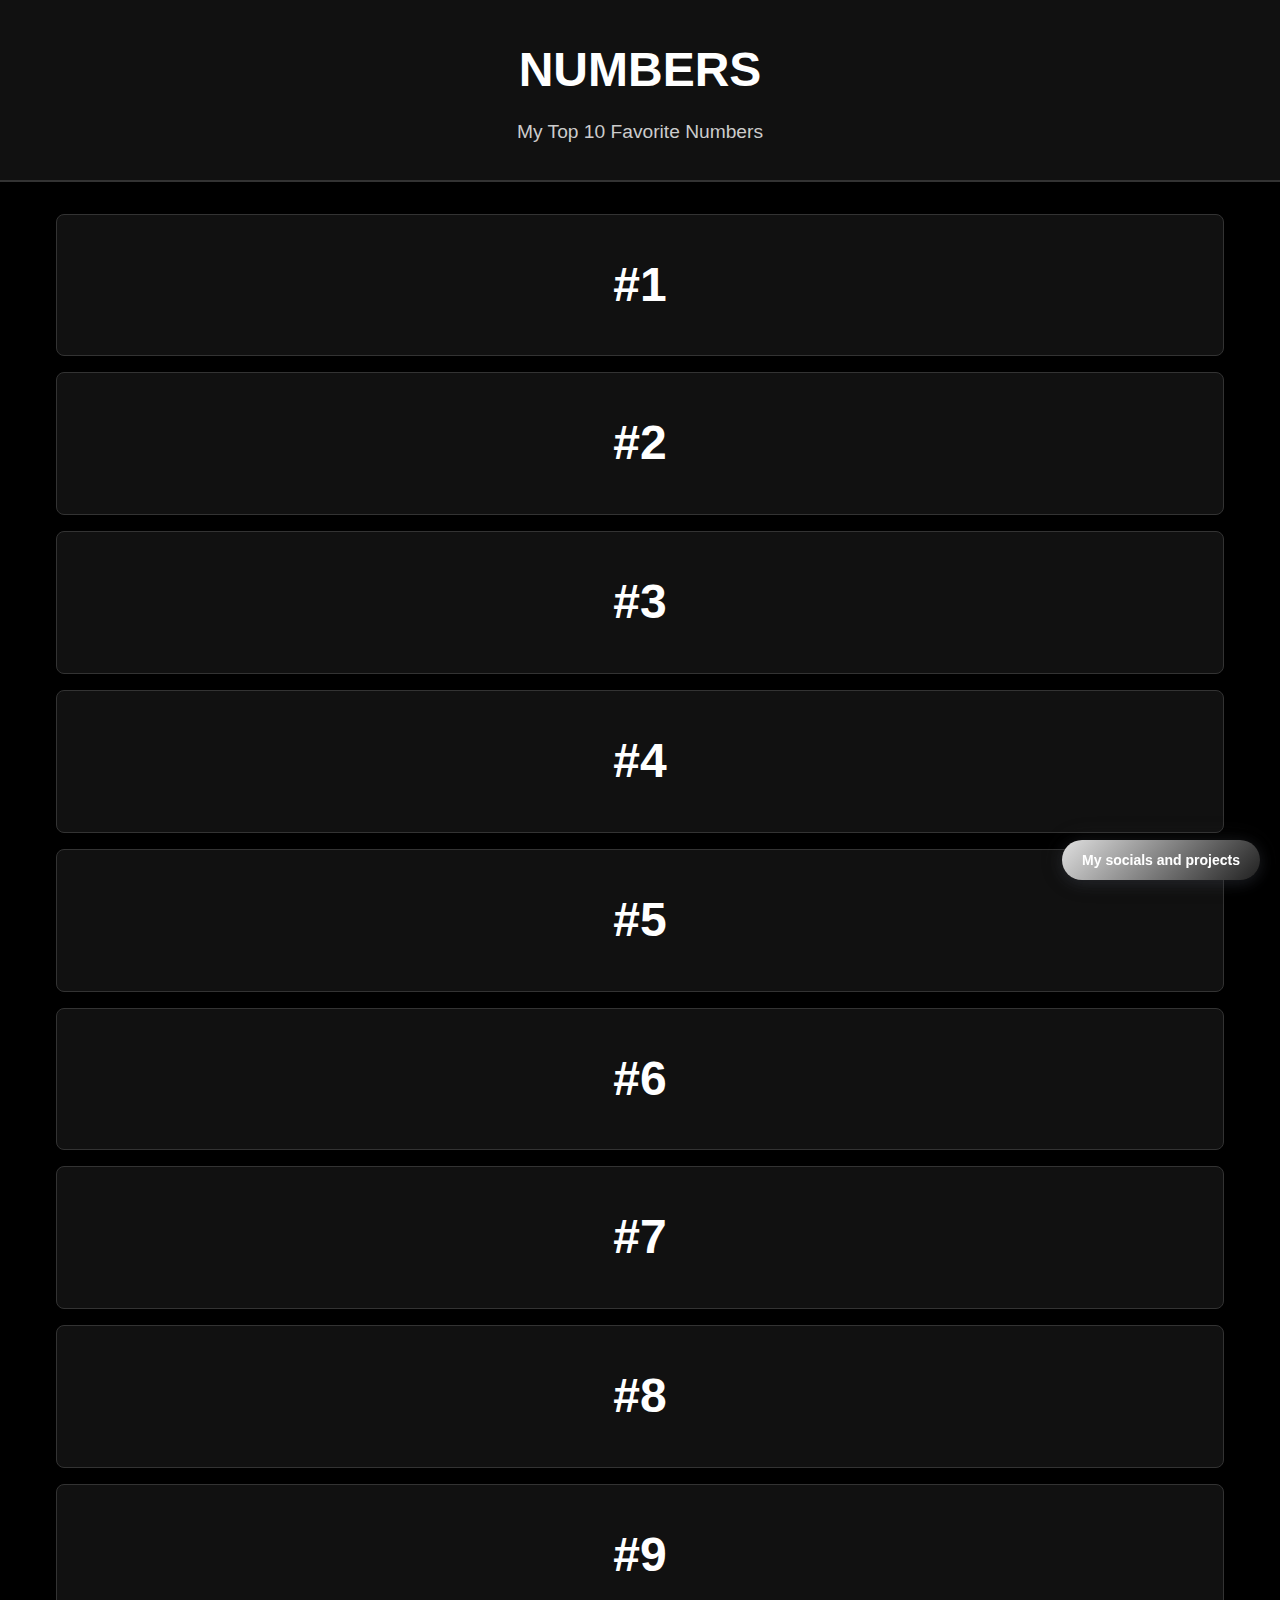
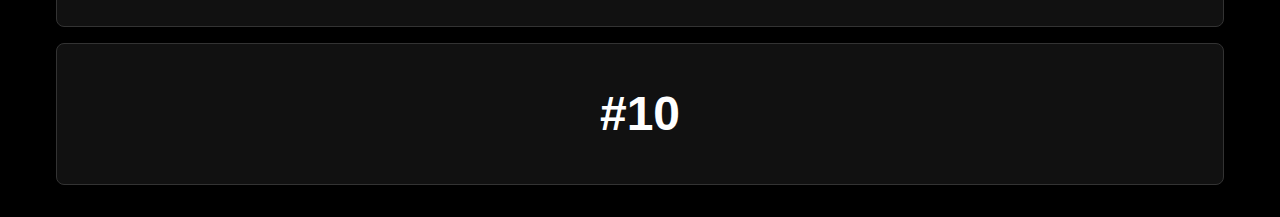
<file: index.html>
<!doctype html>
<html lang="en">
    <head>
        <meta charset="UTF-8" />
        <meta name="viewport" content="width=device-width, initial-scale=1.0" />
        <title>NUMBERS</title>
        <!-- discord embed -->
        <meta property="og:title" content="ITS THE NUMBERS" />
        <meta property="og:description" content="ITS THE NUMBERS" />
        <meta property="og:image" content="https://i.imgur.com/5ju3W2p.png" />
        <meta property="og:url" content="https://itsthenumbers.vercel.app" />
        <meta property="og:type" content="website" />
        <link
            rel="icon"
            href="https://i.imgur.com/sPxq6s5.png"
            type="image/png"
        />

        <!-- twitter (NOT X) embed u STUPID elon -->
        <meta name="twitter:card" content="summary_large_image" />
        <meta name="twitter:title" content="ITS THE NUMBERS" />
        <meta name="twitter:description" content="ITS THE NUMBERS" />
        <meta name="twitter:image" content="https://i.imgur.com/5ju3W2p.png" />
        <meta name="twitter:url" content="https://itsthenumbers.vercel.app" />
        <meta name="twitter:site" content="@LoolyTunes" />
        <link rel="stylesheet" href="style.css" />
    </head>
    <body>
        <header style="position: relative">
            <h1 style="text-align: center">NUMBERS</h1>
            <p>My Top 10 Favorite Numbers</p>
        </header>

        <div class="centered-wrapper">
            <main>
                <div class="rankings-container" id="rankingsContainer"></div>
            </main>

            <script src="main.js"></script>
            <div
                class="fixed-bottom-button"
                style="
                    position: fixed;
                    bottom: 20px;
                    right: 20px;
                    z-index: 1000;
                "
            >
                <a
                    href="https://tunes.is-a.dev"
                    target="_blank"
                    style="text-decoration: none"
                >
                    <button
                        style="
                            background: linear-gradient(
                                135deg,
                                #e0e0e0 0%,
                                #b0b0b0 25%,
                                #808080 50%,
                                #505050 75%,
                                #202020 100%
                            );
                            color: white;
                            border: none;
                            border-radius: 30px;
                            padding: 12px 20px;
                            font-size: 14px;
                            font-weight: bold;
                            cursor: pointer;
                            box-shadow:
                                0 4px 15px #3c41544d,
                                0 0 25px #50505033;
                            transition: all 0.3s ease;
                            display: flex;
                            align-items: center;
                            gap: 8px;
                        "
                        onmouseover="this.style.transform='translateY(-2px)'; this.style.boxShadow='0 6px 20px rgba(30, 58, 138, 0.5), 0 0 35px rgba(59, 130, 246, 0.3)'"
                        onmouseout="this.style.transform='translateY(0)'; this.style.boxShadow='0 4px 15px rgba(30, 58, 138, 0.3), 0 0 25px rgba(59, 130, 246, 0.2)'"
                    >
                        My socials and projects
                    </button>
                </a>
            </div>
        </div>
    </body>
</html>
</file>
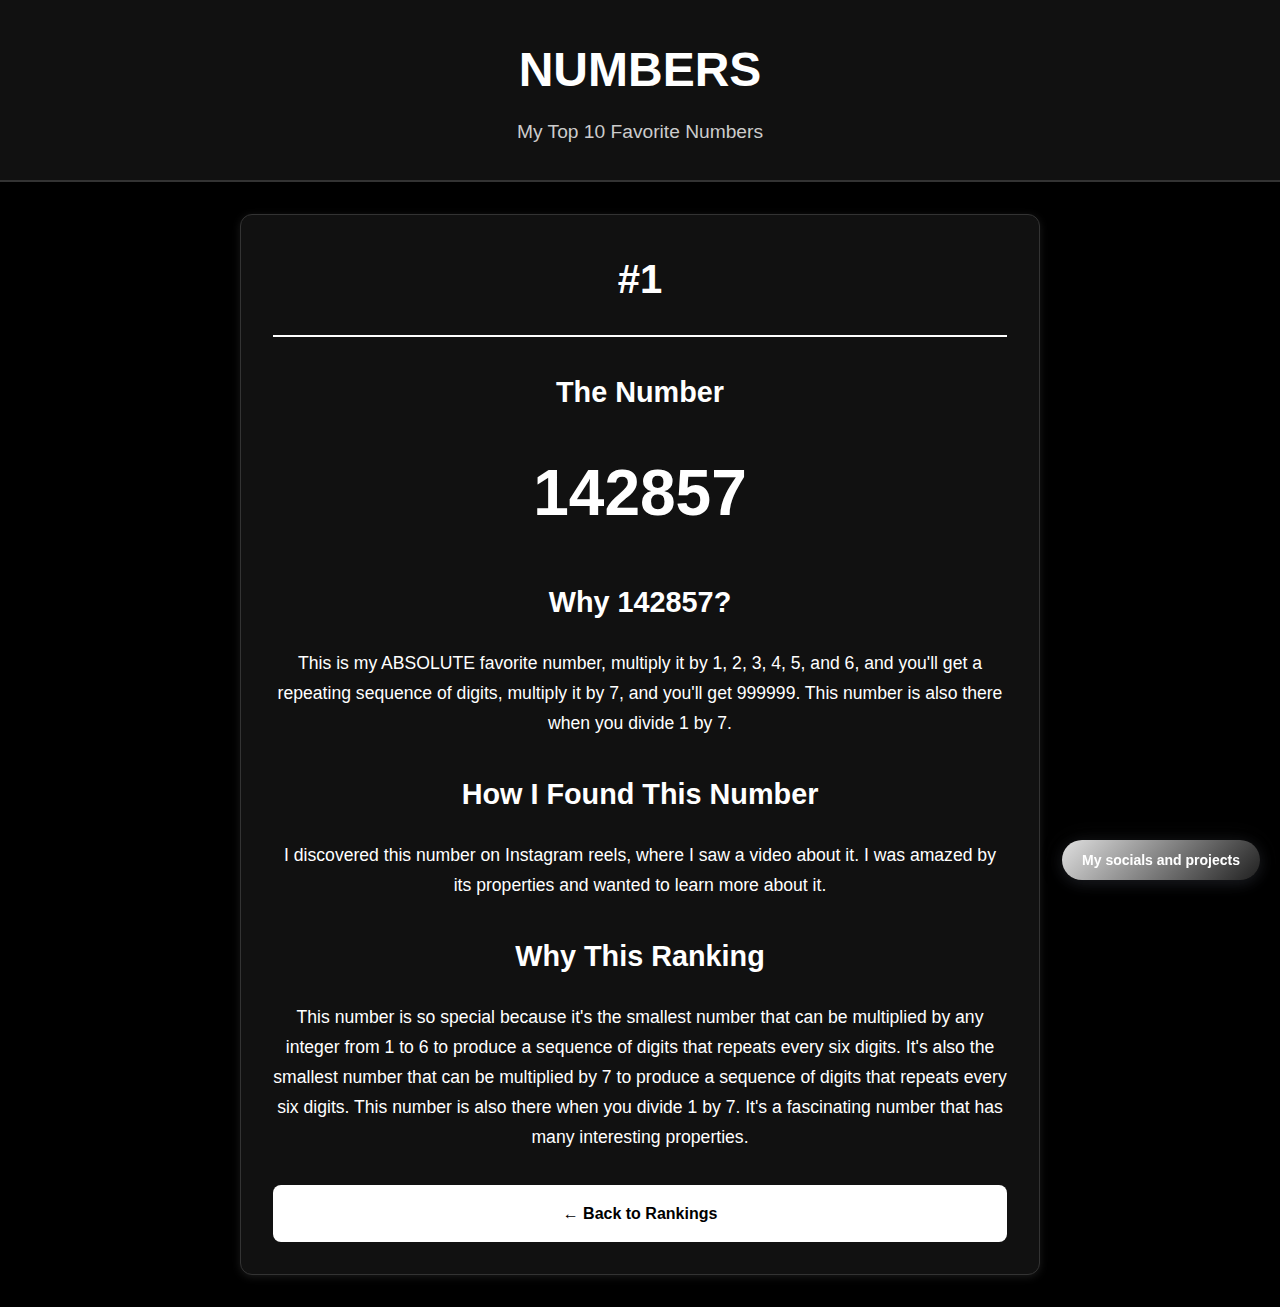
<file: 1.html>
<!doctype html>
<html lang="en">
    <head>
        <meta charset="UTF-8" />
        <meta name="viewport" content="width=device-width, initial-scale=1.0" />
        <title>#1 - NUMBERS</title>
        <link rel="stylesheet" href="style.css" />
    </head>
    <body>
        <header style="position: relative">
            <h1 style="text-align: center">NUMBERS</h1>
            <p>My Top 10 Favorite Numbers</p>
        </header>

        <div class="centered-wrapper">
            <div class="term-container">
                <div class="term-header">
                    <h1 class="term-title">#1</h1>
                </div>

                <div class="section">
                    <h2>The Number</h2>
                    <p
                        style="
                            font-size: 4rem;
                            text-align: center;
                            font-weight: bold;
                        "
                    >
                        142857
                    </p>
                </div>

                <div class="section">
                    <h2>Why 142857?</h2>
                    <p>
                        This is my ABSOLUTE favorite number, multiply it by 1,
                        2, 3, 4, 5, and 6, and you'll get a repeating sequence
                        of digits, multiply it by 7, and you'll get 999999. This
                        number is also there when you divide 1 by 7.
                    </p>
                </div>

                <div class="section">
                    <h2>How I Found This Number</h2>
                    <p>
                        I discovered this number on Instagram reels, where I saw
                        a video about it. I was amazed by its properties and
                        wanted to learn more about it.
                    </p>
                </div>

                <div class="section">
                    <h2>Why This Ranking</h2>
                    <p>
                        This number is so special because it's the smallest
                        number that can be multiplied by any integer from 1 to 6
                        to produce a sequence of digits that repeats every six
                        digits. It's also the smallest number that can be
                        multiplied by 7 to produce a sequence of digits that
                        repeats every six digits. This number is also there when
                        you divide 1 by 7. It's a fascinating number that has
                        many interesting properties.
                    </p>
                </div>

                <a href="index.html" class="back-link">← Back to Rankings</a>
            </div>
        </div>
        <div
            class="fixed-bottom-button"
            style="position: fixed; bottom: 20px; right: 20px; z-index: 1000"
        >
            <a
                href="https://tunes.is-a.dev"
                target="_blank"
                style="text-decoration: none"
            >
                <button
                    style="
                        background: linear-gradient(
                            135deg,
                            #e0e0e0 0%,
                            #b0b0b0 25%,
                            #808080 50%,
                            #505050 75%,
                            #202020 100%
                        );
                        color: white;
                        border: none;
                        border-radius: 30px;
                        padding: 12px 20px;
                        font-size: 14px;
                        font-weight: bold;
                        cursor: pointer;
                        box-shadow:
                            0 4px 15px #3c41544d,
                            0 0 25px #50505033;
                        transition: all 0.3s ease;
                        display: flex;
                        align-items: center;
                        gap: 8px;
                    "
                    onmouseover="this.style.transform='translateY(-2px)'; this.style.boxShadow='0 6px 20px rgba(30, 58, 138, 0.5), 0 0 35px rgba(59, 130, 246, 0.3)'"
                    onmouseout="this.style.transform='translateY(0)'; this.style.boxShadow='0 4px 15px rgba(30, 58, 138, 0.3), 0 0 25px rgba(59, 130, 246, 0.2)'"
                >
                    My socials and projects
                </button>
            </a>
        </div>
    </body>
</html>
</file>
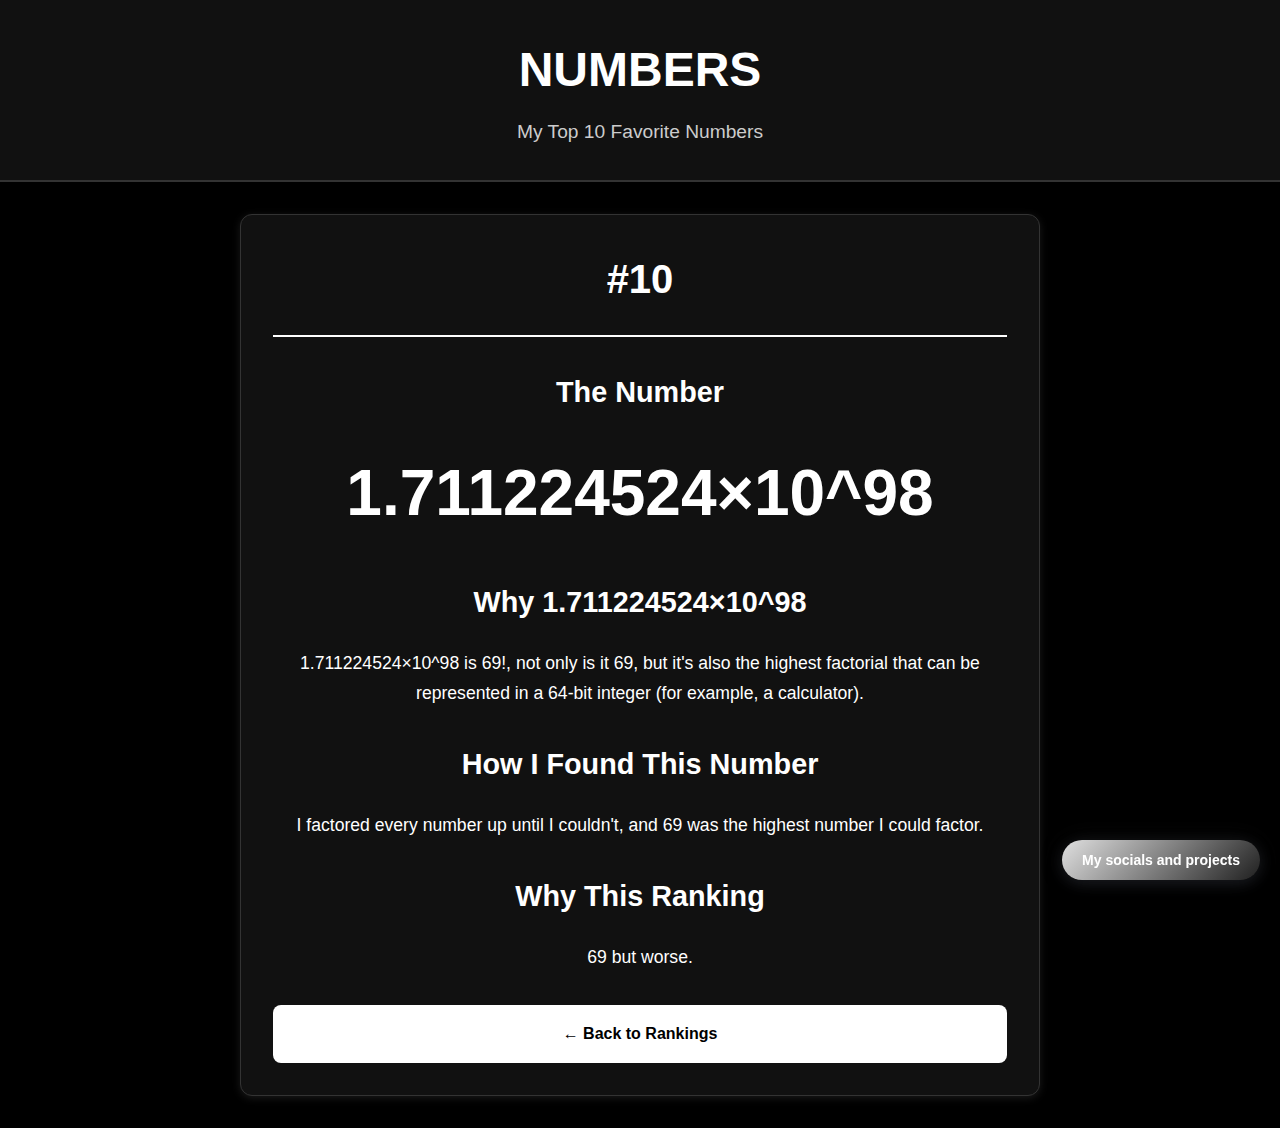
<file: 10.html>
<!doctype html>
<html lang="en">
    <head>
        <meta charset="UTF-8" />
        <meta name="viewport" content="width=device-width, initial-scale=1.0" />
        <title>#10 - NUMBERS</title>
        <link rel="stylesheet" href="style.css" />
    </head>
    <body>
        <header style="position: relative">
            <h1 style="text-align: center">NUMBERS</h1>
            <p>My Top 10 Favorite Numbers</p>
        </header>

        <div class="centered-wrapper">
            <div class="term-container">
                <div class="term-header">
                    <h1 class="term-title">#10</h1>
                </div>

                <div class="section">
                    <h2>The Number</h2>
                    <p
                        style="
                            font-size: 4rem;
                            text-align: center;
                            font-weight: bold;
                        "
                    >
                        1.711224524×10^98
                    </p>
                </div>

                <div class="section">
                    <h2>Why 1.711224524×10^98</h2>
                    <p>
                        1.711224524×10^98 is 69!, not only is it 69, but it's
                        also the highest factorial that can be represented in a
                        64-bit integer (for example, a calculator).
                    </p>
                </div>

                <div class="section">
                    <h2>How I Found This Number</h2>
                    <p>
                        I factored every number up until I couldn't, and 69 was
                        the highest number I could factor.
                    </p>
                </div>

                <div class="section">
                    <h2>Why This Ranking</h2>
                    <p>69 but worse.</p>
                </div>

                <a href="index.html" class="back-link">← Back to Rankings</a>
            </div>
        </div>
        <div
            class="fixed-bottom-button"
            style="position: fixed; bottom: 20px; right: 20px; z-index: 1000"
        >
            <a
                href="https://tunes.is-a.dev"
                target="_blank"
                style="text-decoration: none"
            >
                <button
                    style="
                        background: linear-gradient(
                            135deg,
                            #e0e0e0 0%,
                            #b0b0b0 25%,
                            #808080 50%,
                            #505050 75%,
                            #202020 100%
                        );
                        color: white;
                        border: none;
                        border-radius: 30px;
                        padding: 12px 20px;
                        font-size: 14px;
                        font-weight: bold;
                        cursor: pointer;
                        box-shadow:
                            0 4px 15px #3c41544d,
                            0 0 25px #50505033;
                        transition: all 0.3s ease;
                        display: flex;
                        align-items: center;
                        gap: 8px;
                    "
                    onmouseover="this.style.transform='translateY(-2px)'; this.style.boxShadow='0 6px 20px rgba(30, 58, 138, 0.5), 0 0 35px rgba(59, 130, 246, 0.3)'"
                    onmouseout="this.style.transform='translateY(0)'; this.style.boxShadow='0 4px 15px rgba(30, 58, 138, 0.3), 0 0 25px rgba(59, 130, 246, 0.2)'"
                >
                    My socials and projects
                </button>
            </a>
        </div>
    </body>
</html>
</file>
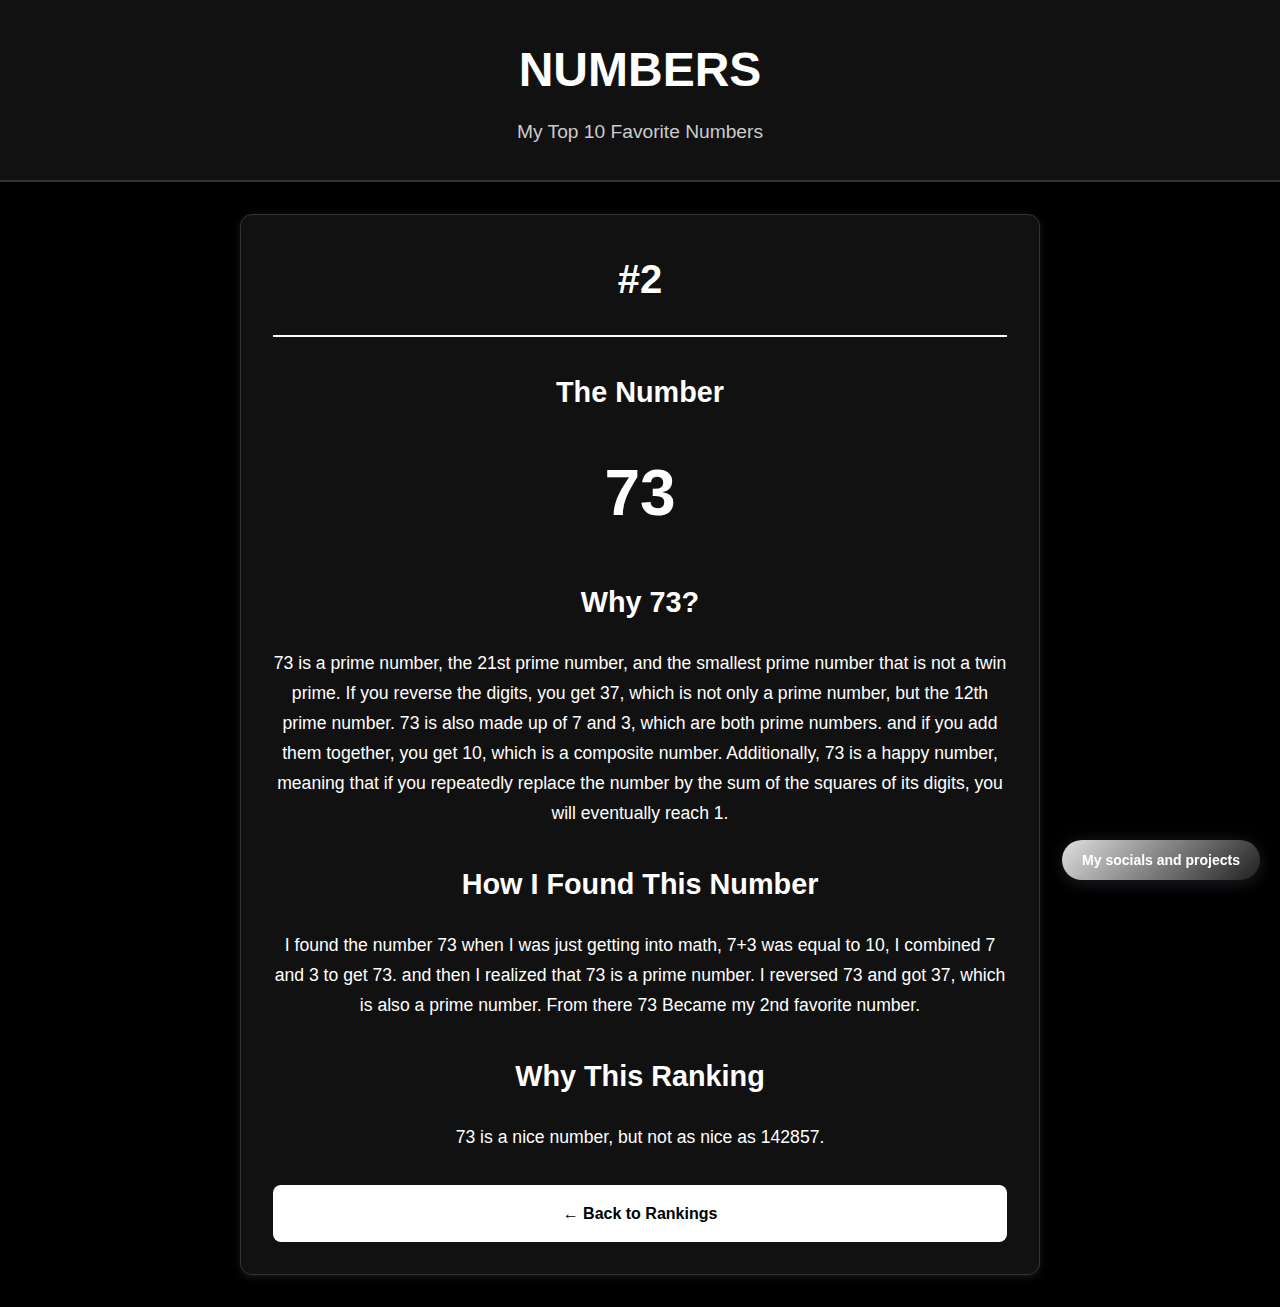
<file: 2.html>
<!doctype html>
<html lang="en">
    <head>
        <meta charset="UTF-8" />
        <meta name="viewport" content="width=device-width, initial-scale=1.0" />
        <title>#2 - NUMBERS</title>
        <link rel="stylesheet" href="style.css" />
    </head>
    <body>
        <header style="position: relative">
            <h1 style="text-align: center">NUMBERS</h1>
            <p>My Top 10 Favorite Numbers</p>
        </header>

        <div class="centered-wrapper">
            <div class="term-container">
                <div class="term-header">
                    <h1 class="term-title">#2</h1>
                </div>

                <div class="section">
                    <h2>The Number</h2>
                    <p
                        style="
                            font-size: 4rem;
                            text-align: center;
                            font-weight: bold;
                        "
                    >
                        73
                    </p>
                </div>

                <div class="section">
                    <h2>Why 73?</h2>
                    <p>
                        73 is a prime number, the 21st prime number, and the
                        smallest prime number that is not a twin prime. If you
                        reverse the digits, you get 37, which is not only a
                        prime number, but the 12th prime number. 73 is also made
                        up of 7 and 3, which are both prime numbers. and if you
                        add them together, you get 10, which is a composite
                        number. Additionally, 73 is a happy number, meaning that
                        if you repeatedly replace the number by the sum of the
                        squares of its digits, you will eventually reach 1.
                    </p>
                </div>

                <div class="section">
                    <h2>How I Found This Number</h2>
                    <p>
                        I found the number 73 when I was just getting into math,
                        7+3 was equal to 10, I combined 7 and 3 to get 73. and
                        then I realized that 73 is a prime number. I reversed 73
                        and got 37, which is also a prime number. From there 73
                        Became my 2nd favorite number.
                    </p>
                </div>

                <div class="section">
                    <h2>Why This Ranking</h2>
                    <p>73 is a nice number, but not as nice as 142857.</p>
                </div>

                <a href="index.html" class="back-link">← Back to Rankings</a>
            </div>
        </div>
        <div
            class="fixed-bottom-button"
            style="position: fixed; bottom: 20px; right: 20px; z-index: 1000"
        >
            <a
                href="https://tunes.is-a.dev"
                target="_blank"
                style="text-decoration: none"
            >
                <button
                    style="
                        background: linear-gradient(
                            135deg,
                            #e0e0e0 0%,
                            #b0b0b0 25%,
                            #808080 50%,
                            #505050 75%,
                            #202020 100%
                        );
                        color: white;
                        border: none;
                        border-radius: 30px;
                        padding: 12px 20px;
                        font-size: 14px;
                        font-weight: bold;
                        cursor: pointer;
                        box-shadow:
                            0 4px 15px #3c41544d,
                            0 0 25px #50505033;
                        transition: all 0.3s ease;
                        display: flex;
                        align-items: center;
                        gap: 8px;
                    "
                    onmouseover="this.style.transform='translateY(-2px)'; this.style.boxShadow='0 6px 20px rgba(30, 58, 138, 0.5), 0 0 35px rgba(59, 130, 246, 0.3)'"
                    onmouseout="this.style.transform='translateY(0)'; this.style.boxShadow='0 4px 15px rgba(30, 58, 138, 0.3), 0 0 25px rgba(59, 130, 246, 0.2)'"
                >
                    My socials and projects
                </button>
            </a>
        </div>
    </body>
</html>
</file>
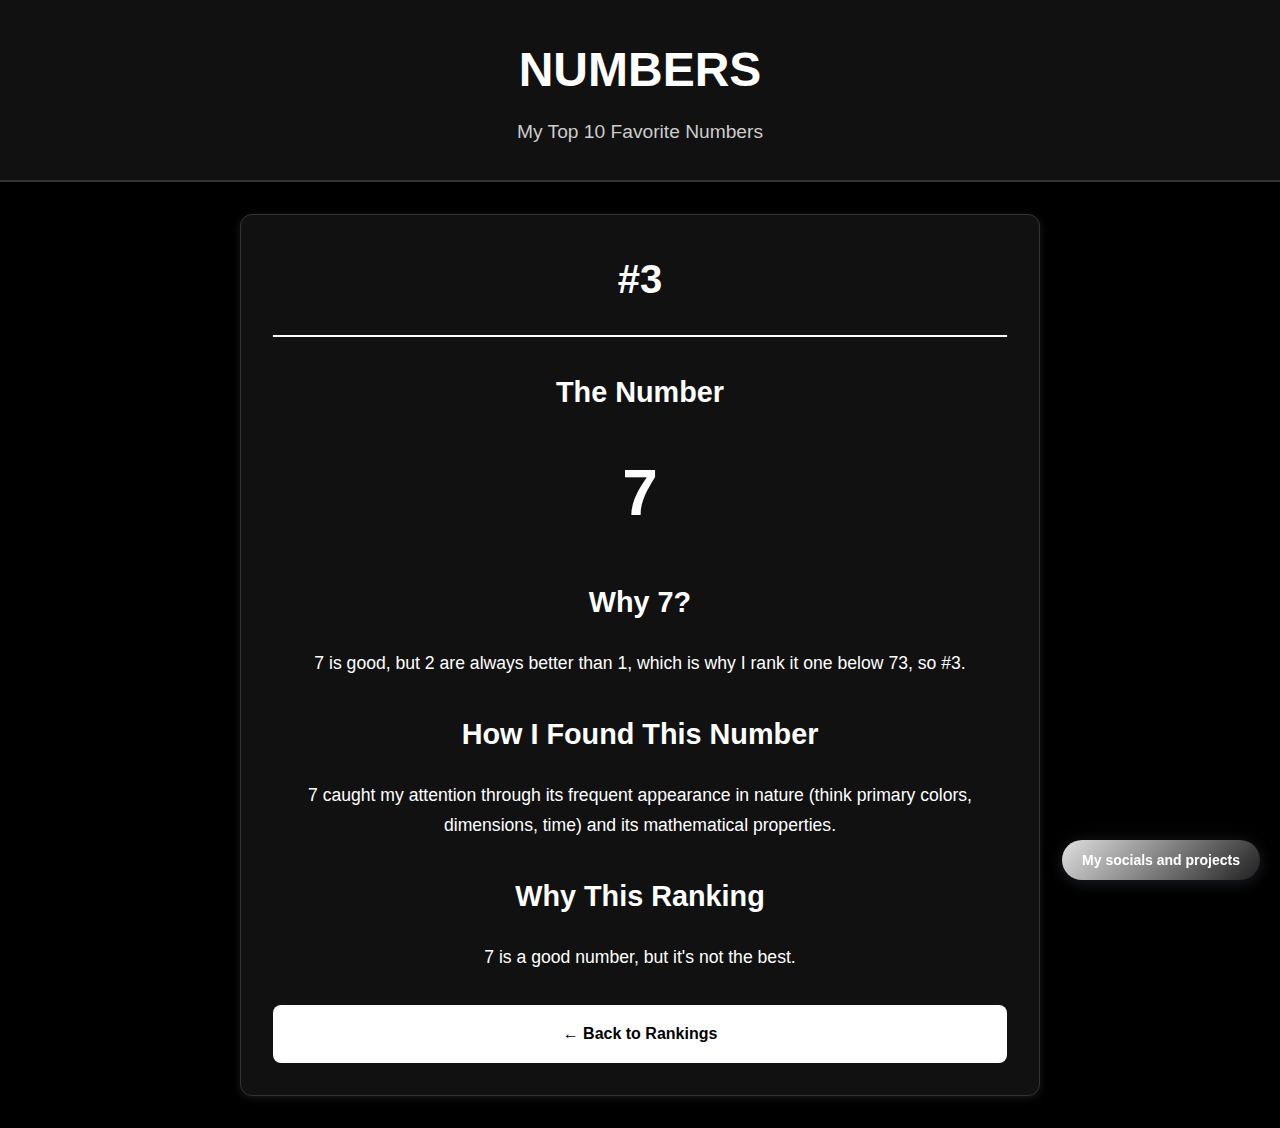
<file: 3.html>
<!doctype html>
<html lang="en">
    <head>
        <meta charset="UTF-8" />
        <meta name="viewport" content="width=device-width, initial-scale=1.0" />
        <title>#3 - NUMBERS</title>
        <link rel="stylesheet" href="style.css" />
    </head>
    <body>
        <header style="position: relative">
            <h1 style="text-align: center">NUMBERS</h1>
            <p>My Top 10 Favorite Numbers</p>
        </header>

        <div class="centered-wrapper">
            <div class="term-container">
                <div class="term-header">
                    <h1 class="term-title">#3</h1>
                </div>

                <div class="section">
                    <h2>The Number</h2>
                    <p
                        style="
                            font-size: 4rem;
                            text-align: center;
                            font-weight: bold;
                        "
                    >
                        7
                    </p>
                </div>

                <div class="section">
                    <h2>Why 7?</h2>
                    <p>
                        7 is good, but 2 are always better than 1, which is why
                        I rank it one below 73, so #3.
                    </p>
                </div>

                <div class="section">
                    <h2>How I Found This Number</h2>
                    <p>
                        7 caught my attention through its frequent appearance in
                        nature (think primary colors, dimensions, time) and its
                        mathematical properties.
                    </p>
                </div>

                <div class="section">
                    <h2>Why This Ranking</h2>
                    <p>7 is a good number, but it's not the best.</p>
                </div>

                <a href="index.html" class="back-link">← Back to Rankings</a>
            </div>
        </div>
        <div
            class="fixed-bottom-button"
            style="position: fixed; bottom: 20px; right: 20px; z-index: 1000"
        >
            <a
                href="https://tunes.is-a.dev"
                target="_blank"
                style="text-decoration: none"
            >
                <button
                    style="
                        background: linear-gradient(
                            135deg,
                            #e0e0e0 0%,
                            #b0b0b0 25%,
                            #808080 50%,
                            #505050 75%,
                            #202020 100%
                        );
                        color: white;
                        border: none;
                        border-radius: 30px;
                        padding: 12px 20px;
                        font-size: 14px;
                        font-weight: bold;
                        cursor: pointer;
                        box-shadow:
                            0 4px 15px #3c41544d,
                            0 0 25px #50505033;
                        transition: all 0.3s ease;
                        display: flex;
                        align-items: center;
                        gap: 8px;
                    "
                    onmouseover="this.style.transform='translateY(-2px)'; this.style.boxShadow='0 6px 20px rgba(30, 58, 138, 0.5), 0 0 35px rgba(59, 130, 246, 0.3)'"
                    onmouseout="this.style.transform='translateY(0)'; this.style.boxShadow='0 4px 15px rgba(30, 58, 138, 0.3), 0 0 25px rgba(59, 130, 246, 0.2)'"
                >
                    My socials and projects
                </button>
            </a>
        </div>
    </body>
</html>
</file>
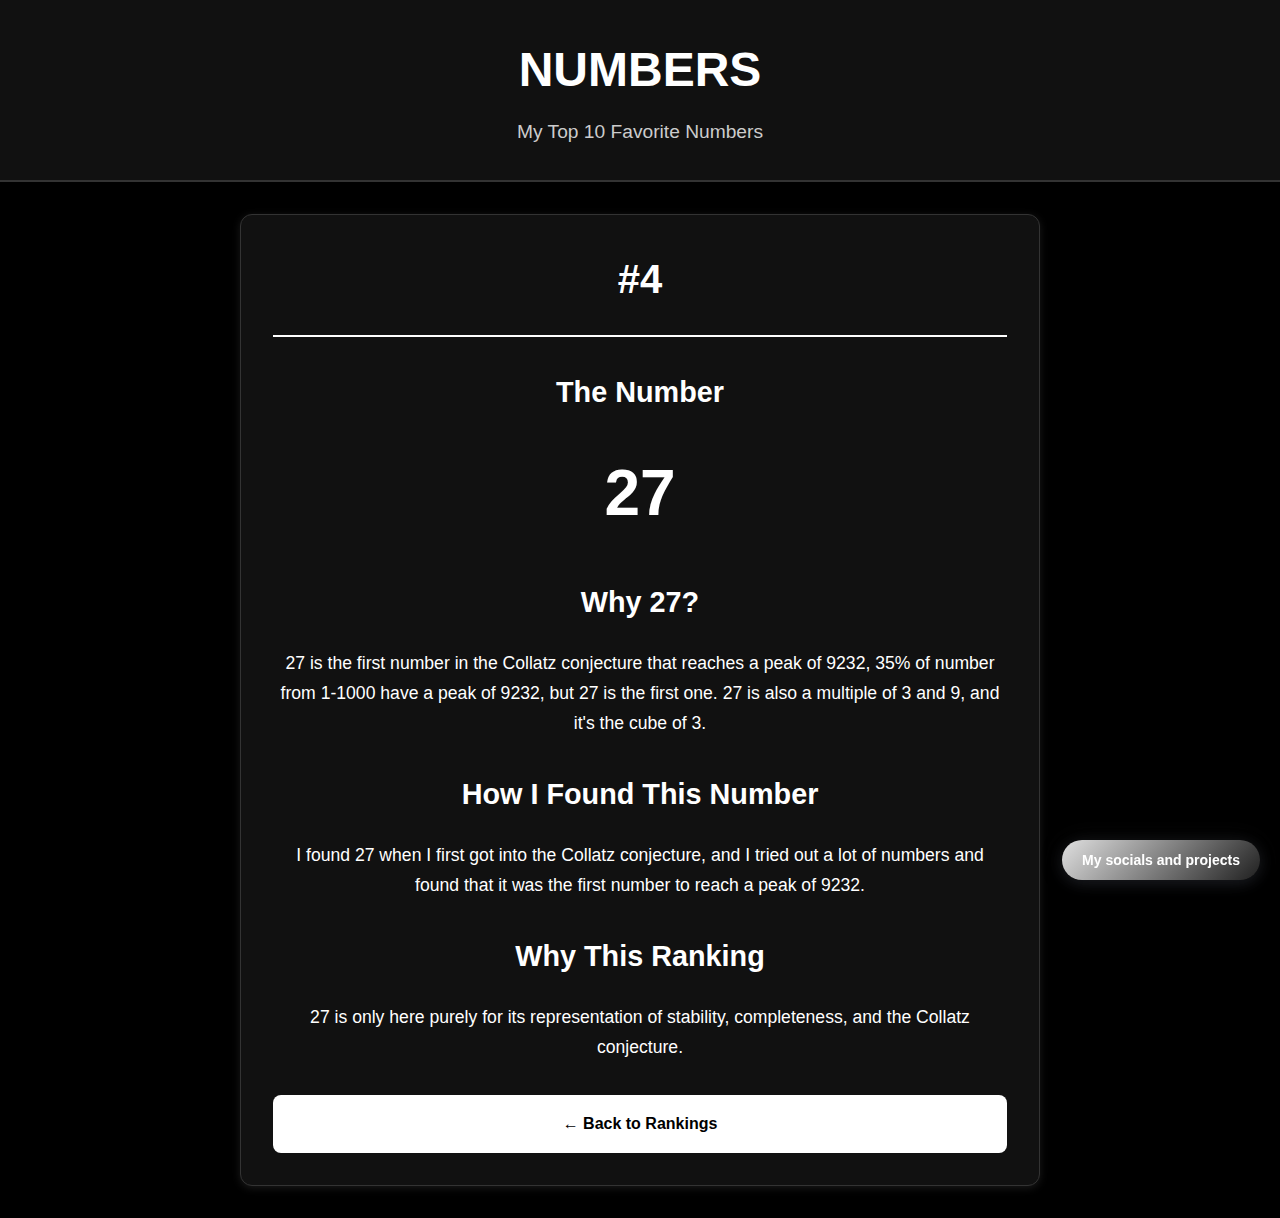
<file: 4.html>
<!doctype html>
<html lang="en">
    <head>
        <meta charset="UTF-8" />
        <meta name="viewport" content="width=device-width, initial-scale=1.0" />
        <title>#4 - NUMBERS</title>
        <link rel="stylesheet" href="style.css" />
    </head>
    <body>
        <header style="position: relative">
            <h1 style="text-align: center">NUMBERS</h1>
            <p>My Top 10 Favorite Numbers</p>
        </header>

        <div class="centered-wrapper">
            <div class="term-container">
                <div class="term-header">
                    <h1 class="term-title">#4</h1>
                </div>

                <div class="section">
                    <h2>The Number</h2>
                    <p
                        style="
                            font-size: 4rem;
                            text-align: center;
                            font-weight: bold;
                        "
                    >
                        27
                    </p>
                </div>

                <div class="section">
                    <h2>Why 27?</h2>
                    <p>
                        27 is the first number in the Collatz conjecture that
                        reaches a peak of 9232, 35% of number from 1-1000 have a
                        peak of 9232, but 27 is the first one. 27 is also a
                        multiple of 3 and 9, and it's the cube of 3.
                    </p>
                </div>

                <div class="section">
                    <h2>How I Found This Number</h2>
                    <p>
                        I found 27 when I first got into the Collatz conjecture,
                        and I tried out a lot of numbers and found that it was
                        the first number to reach a peak of 9232.
                    </p>
                </div>

                <div class="section">
                    <h2>Why This Ranking</h2>
                    <p>
                        27 is only here purely for its representation of
                        stability, completeness, and the Collatz conjecture.
                    </p>
                </div>

                <a href="index.html" class="back-link">← Back to Rankings</a>
            </div>
        </div>
        <div
            class="fixed-bottom-button"
            style="position: fixed; bottom: 20px; right: 20px; z-index: 1000"
        >
            <a
                href="https://tunes.is-a.dev"
                target="_blank"
                style="text-decoration: none"
            >
                <button
                    style="
                        background: linear-gradient(
                            135deg,
                            #e0e0e0 0%,
                            #b0b0b0 25%,
                            #808080 50%,
                            #505050 75%,
                            #202020 100%
                        );
                        color: white;
                        border: none;
                        border-radius: 30px;
                        padding: 12px 20px;
                        font-size: 14px;
                        font-weight: bold;
                        cursor: pointer;
                        box-shadow:
                            0 4px 15px #3c41544d,
                            0 0 25px #50505033;
                        transition: all 0.3s ease;
                        display: flex;
                        align-items: center;
                        gap: 8px;
                    "
                    onmouseover="this.style.transform='translateY(-2px)'; this.style.boxShadow='0 6px 20px rgba(30, 58, 138, 0.5), 0 0 35px rgba(59, 130, 246, 0.3)'"
                    onmouseout="this.style.transform='translateY(0)'; this.style.boxShadow='0 4px 15px rgba(30, 58, 138, 0.3), 0 0 25px rgba(59, 130, 246, 0.2)'"
                >
                    My socials and projects
                </button>
            </a>
        </div>
    </body>
</html>
</file>
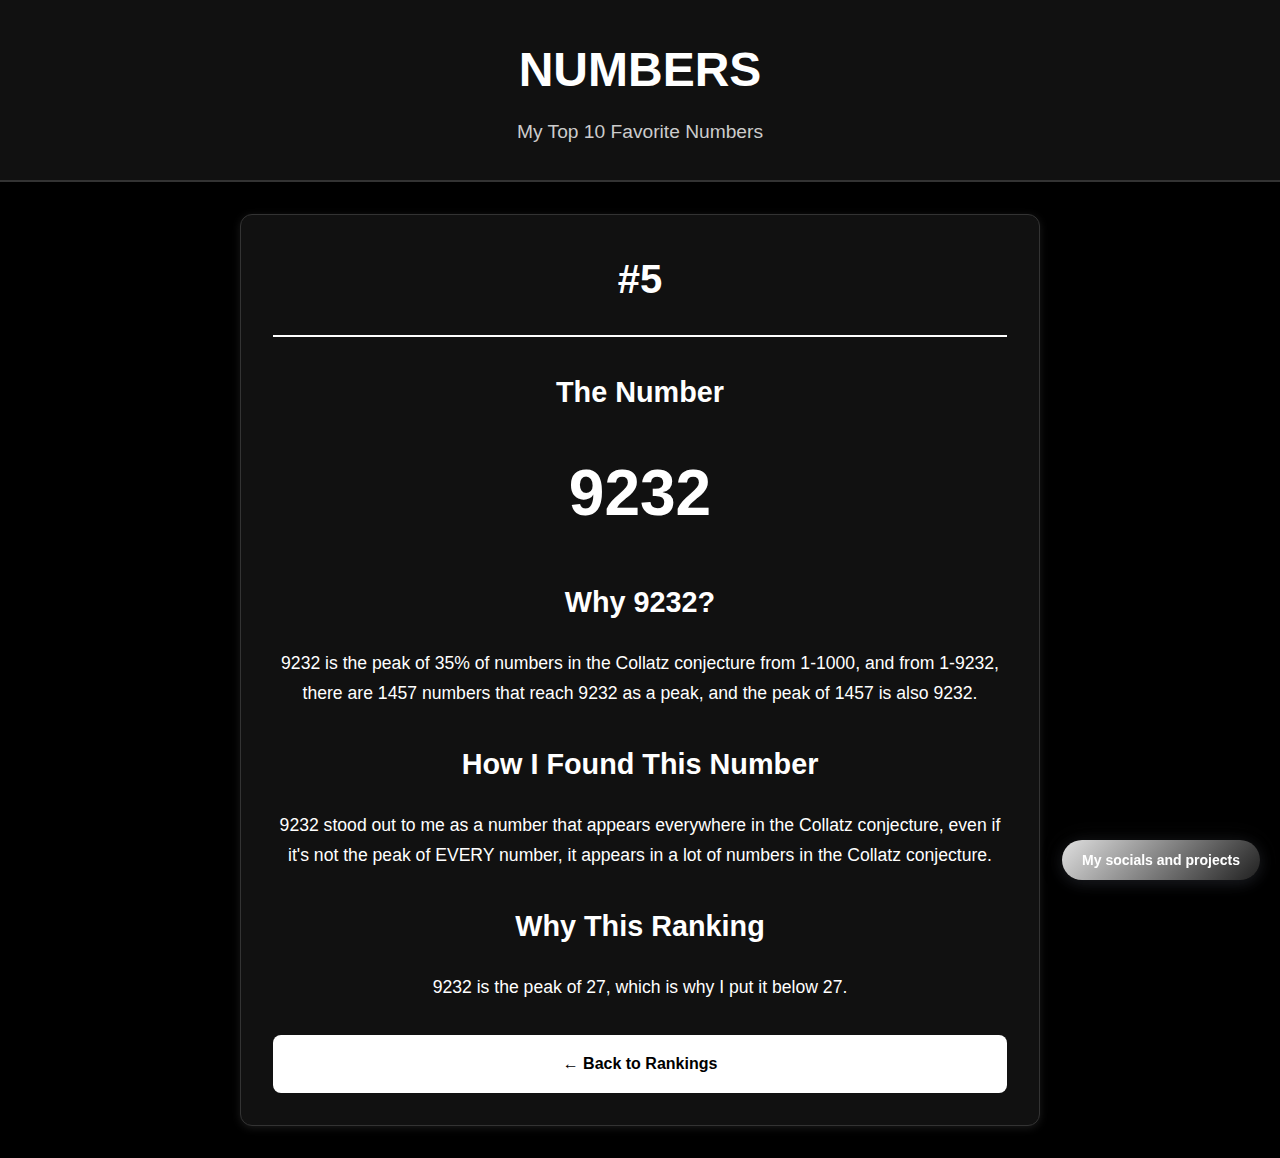
<file: 5.html>
<!doctype html>
<html lang="en">
    <head>
        <meta charset="UTF-8" />
        <meta name="viewport" content="width=device-width, initial-scale=1.0" />
        <title>#5 - NUMBERS</title>
        <link rel="stylesheet" href="style.css" />
    </head>
    <body>
        <header style="position: relative">
            <h1 style="text-align: center">NUMBERS</h1>
            <p>My Top 10 Favorite Numbers</p>
        </header>

        <div class="centered-wrapper">
            <div class="term-container">
                <div class="term-header">
                    <h1 class="term-title">#5</h1>
                </div>

                <div class="section">
                    <h2>The Number</h2>
                    <p
                        style="
                            font-size: 4rem;
                            text-align: center;
                            font-weight: bold;
                        "
                    >
                        9232
                    </p>
                </div>

                <div class="section">
                    <h2>Why 9232?</h2>
                    <p>
                        9232 is the peak of 35% of numbers in the Collatz
                        conjecture from 1-1000, and from 1-9232, there are 1457
                        numbers that reach 9232 as a peak, and the peak of 1457
                        is also 9232.
                    </p>
                </div>

                <div class="section">
                    <h2>How I Found This Number</h2>
                    <p>
                        9232 stood out to me as a number that appears everywhere
                        in the Collatz conjecture, even if it's not the peak of
                        EVERY number, it appears in a lot of numbers in the
                        Collatz conjecture.
                    </p>
                </div>

                <div class="section">
                    <h2>Why This Ranking</h2>
                    <p>
                        9232 is the peak of 27, which is why I put it below 27.
                    </p>
                </div>

                <a href="index.html" class="back-link">← Back to Rankings</a>
            </div>
        </div>
        <div
            class="fixed-bottom-button"
            style="position: fixed; bottom: 20px; right: 20px; z-index: 1000"
        >
            <a
                href="https://tunes.is-a.dev"
                target="_blank"
                style="text-decoration: none"
            >
                <button
                    style="
                        background: linear-gradient(
                            135deg,
                            #e0e0e0 0%,
                            #b0b0b0 25%,
                            #808080 50%,
                            #505050 75%,
                            #202020 100%
                        );
                        color: white;
                        border: none;
                        border-radius: 30px;
                        padding: 12px 20px;
                        font-size: 14px;
                        font-weight: bold;
                        cursor: pointer;
                        box-shadow:
                            0 4px 15px #3c41544d,
                            0 0 25px #50505033;
                        transition: all 0.3s ease;
                        display: flex;
                        align-items: center;
                        gap: 8px;
                    "
                    onmouseover="this.style.transform='translateY(-2px)'; this.style.boxShadow='0 6px 20px rgba(30, 58, 138, 0.5), 0 0 35px rgba(59, 130, 246, 0.3)'"
                    onmouseout="this.style.transform='translateY(0)'; this.style.boxShadow='0 4px 15px rgba(30, 58, 138, 0.3), 0 0 25px rgba(59, 130, 246, 0.2)'"
                >
                    My socials and projects
                </button>
            </a>
        </div>
    </body>
</html>
</file>
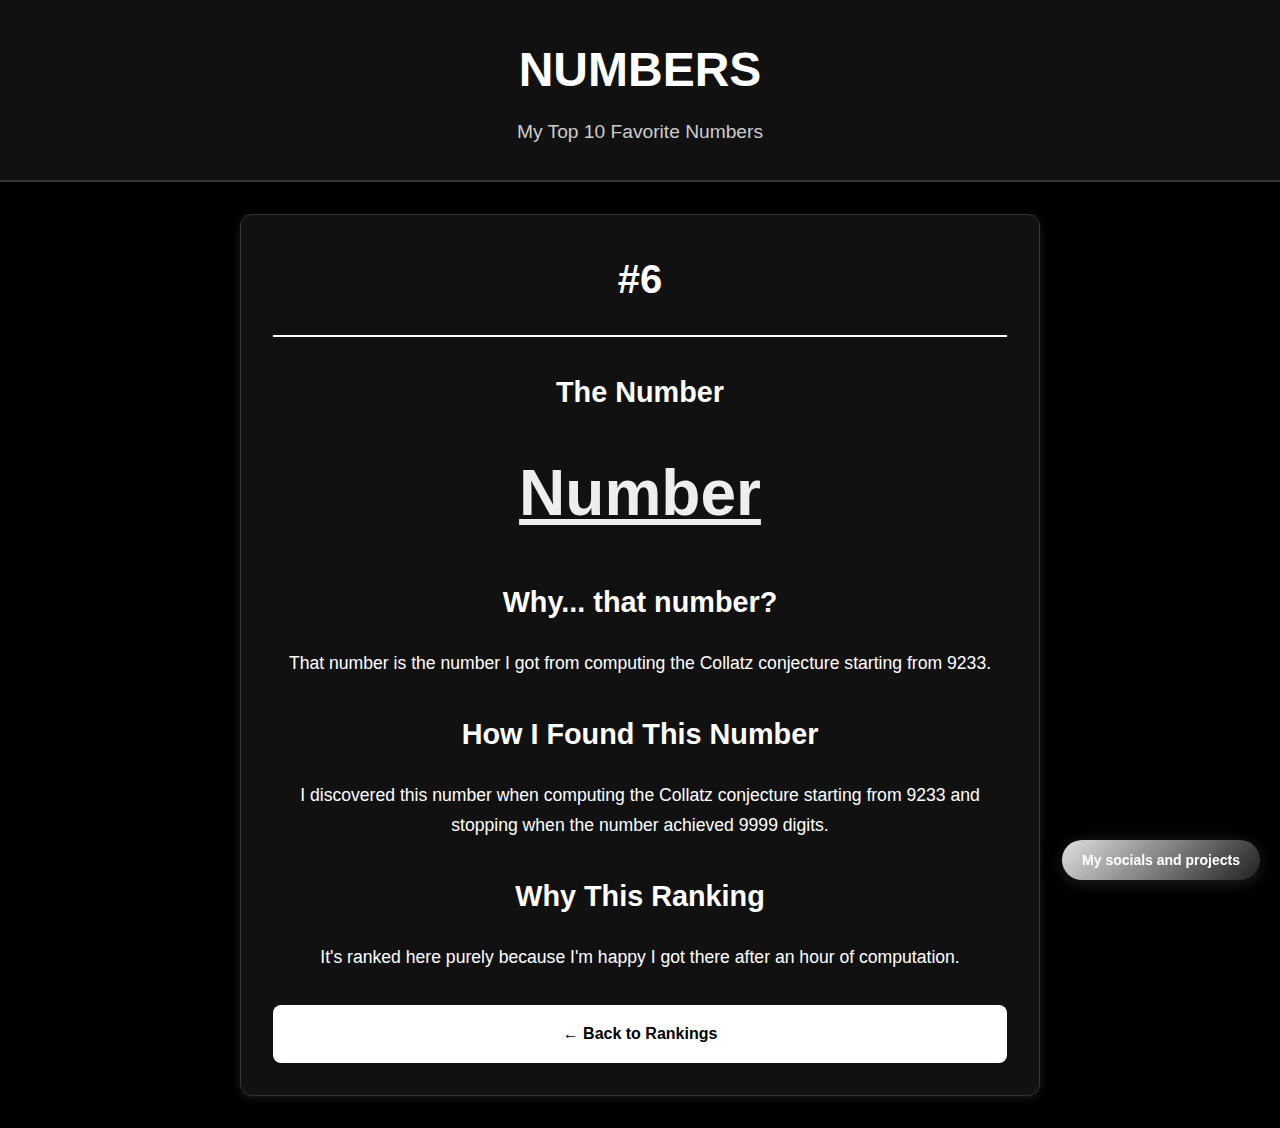
<file: 6.html>
<!doctype html>
<html lang="en">
    <head>
        <meta charset="UTF-8" />
        <meta name="viewport" content="width=device-width, initial-scale=1.0" />
        <title>#6 - NUMBERS</title>
        <link rel="stylesheet" href="style.css" />
    </head>
    <body>
        <header style="position: relative">
            <h1 style="text-align: center">NUMBERS</h1>
            <p>My Top 10 Favorite Numbers</p>
        </header>

        <div class="centered-wrapper">
            <div class="term-container">
                <div class="term-header">
                    <h1 class="term-title">#6</h1>
                </div>

                <div class="section">
                    <h2>The Number</h2>
                    <p
                        style="
                            font-size: 4rem;
                            text-align: center;
                            font-weight: bold;
                        "
                    >
                        <a
                            href="data/number-6.txt"
                            target="_blank"
                            rel="noopener"
                            class="view-number"
                            style="color: #eee; text-decoration: underline"
                        >
                            Number
                        </a>
                    </p>
                </div>

                <div class="section">
                    <h2>Why... that number?</h2>
                    <p>
                        That number is the number I got from computing the
                        Collatz conjecture starting from 9233.
                    </p>
                </div>

                <div class="section">
                    <h2>How I Found This Number</h2>
                    <p>
                        I discovered this number when computing the Collatz
                        conjecture starting from 9233 and stopping when the
                        number achieved 9999 digits.
                    </p>
                </div>

                <div class="section">
                    <h2>Why This Ranking</h2>
                    <p>
                        It's ranked here purely because I'm happy I got there
                        after an hour of computation.
                    </p>
                </div>

                <a href="index.html" class="back-link">← Back to Rankings</a>
            </div>
        </div>
        <div
            class="fixed-bottom-button"
            style="position: fixed; bottom: 20px; right: 20px; z-index: 1000"
        >
            <a
                href="https://tunes.is-a.dev"
                target="_blank"
                style="text-decoration: none"
            >
                <button
                    style="
                        background: linear-gradient(
                            135deg,
                            #e0e0e0 0%,
                            #b0b0b0 25%,
                            #808080 50%,
                            #505050 75%,
                            #202020 100%
                        );
                        color: white;
                        border: none;
                        border-radius: 30px;
                        padding: 12px 20px;
                        font-size: 14px;
                        font-weight: bold;
                        cursor: pointer;
                        box-shadow:
                            0 4px 15px #3c41544d,
                            0 0 25px #50505033;
                        transition: all 0.3s ease;
                        display: flex;
                        align-items: center;
                        gap: 8px;
                    "
                    onmouseover="this.style.transform='translateY(-2px)'; this.style.boxShadow='0 6px 20px rgba(30, 58, 138, 0.5), 0 0 35px rgba(59, 130, 246, 0.3)'"
                    onmouseout="this.style.transform='translateY(0)'; this.style.boxShadow='0 4px 15px rgba(30, 58, 138, 0.3), 0 0 25px rgba(59, 130, 246, 0.2)'"
                >
                    My socials and projects
                </button>
            </a>
        </div>
    </body>
</html>
</file>
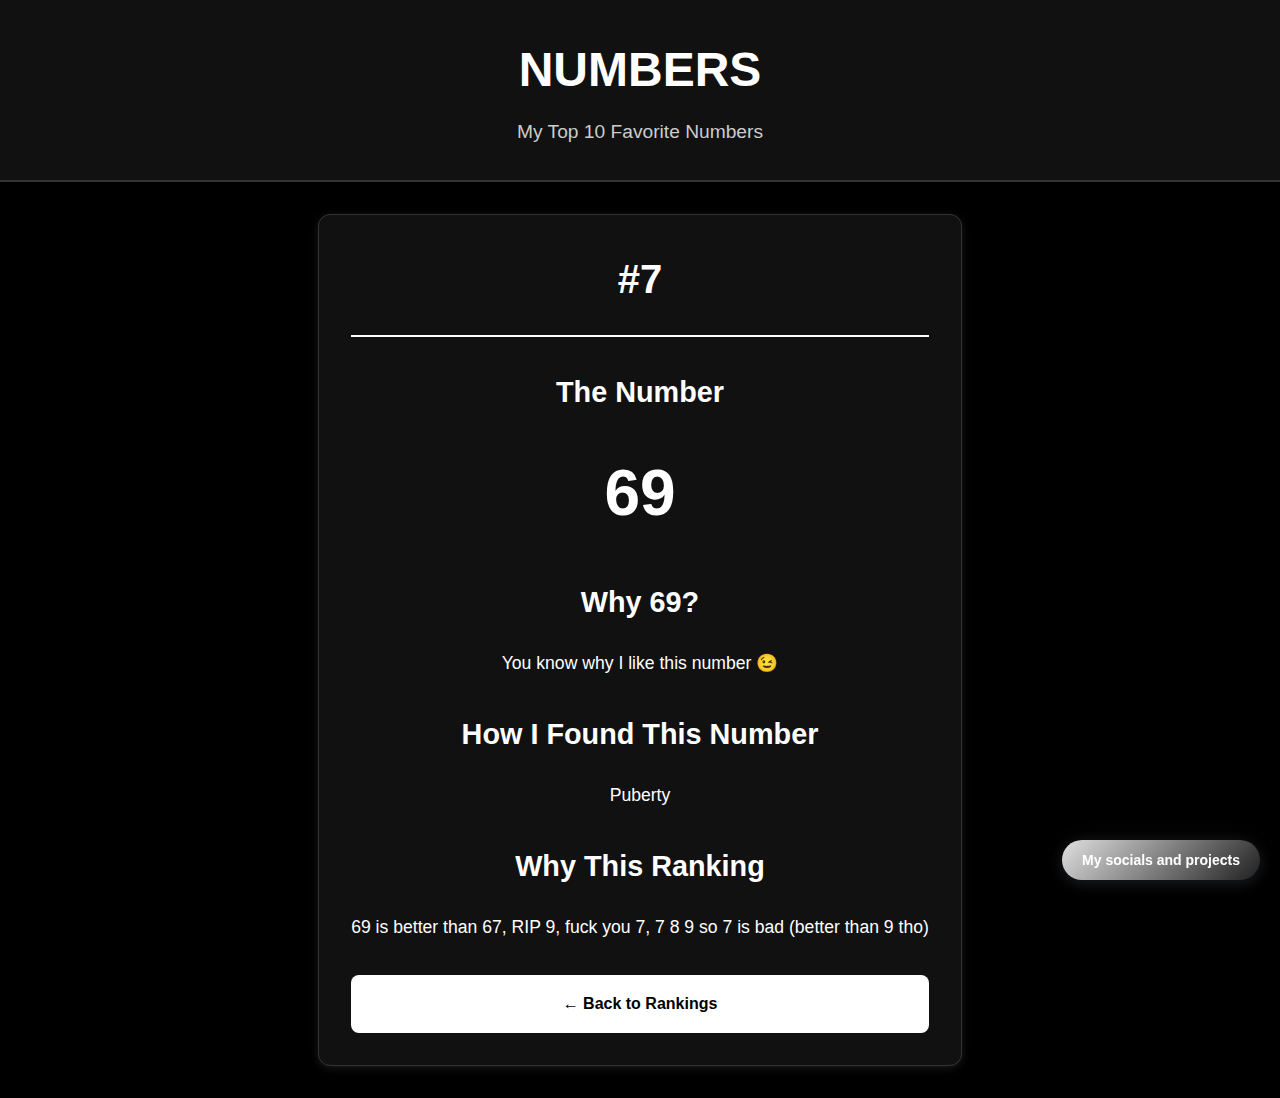
<file: 7.html>
<!doctype html>
<html lang="en">
    <head>
        <meta charset="UTF-8" />
        <meta name="viewport" content="width=device-width, initial-scale=1.0" />
        <title>#7 - NUMBERS</title>
        <link rel="stylesheet" href="style.css" />
    </head>
    <body>
        <header style="position: relative">
            <h1 style="text-align: center">NUMBERS</h1>
            <p>My Top 10 Favorite Numbers</p>
        </header>

        <div class="centered-wrapper">
            <div class="term-container">
                <div class="term-header">
                    <h1 class="term-title">#7</h1>
                </div>

                <div class="section">
                    <h2>The Number</h2>
                    <p
                        style="
                            font-size: 4rem;
                            text-align: center;
                            font-weight: bold;
                        "
                    >
                        69
                    </p>
                </div>

                <div class="section">
                    <h2>Why 69?</h2>
                    <p>You know why I like this number 😉</p>
                </div>

                <div class="section">
                    <h2>How I Found This Number</h2>
                    <p>Puberty</p>
                </div>

                <div class="section">
                    <h2>Why This Ranking</h2>
                    <p>
                        69 is better than 67, RIP 9, fuck you 7, 7 8 9 so 7 is
                        bad (better than 9 tho)
                    </p>
                </div>

                <a href="index.html" class="back-link">← Back to Rankings</a>
            </div>
        </div>
        <div
            class="fixed-bottom-button"
            style="position: fixed; bottom: 20px; right: 20px; z-index: 1000"
        >
            <a
                href="https://tunes.is-a.dev"
                target="_blank"
                style="text-decoration: none"
            >
                <button
                    style="
                        background: linear-gradient(
                            135deg,
                            #e0e0e0 0%,
                            #b0b0b0 25%,
                            #808080 50%,
                            #505050 75%,
                            #202020 100%
                        );
                        color: white;
                        border: none;
                        border-radius: 30px;
                        padding: 12px 20px;
                        font-size: 14px;
                        font-weight: bold;
                        cursor: pointer;
                        box-shadow:
                            0 4px 15px #3c41544d,
                            0 0 25px #50505033;
                        transition: all 0.3s ease;
                        display: flex;
                        align-items: center;
                        gap: 8px;
                    "
                    onmouseover="this.style.transform='translateY(-2px)'; this.style.boxShadow='0 6px 20px rgba(30, 58, 138, 0.5), 0 0 35px rgba(59, 130, 246, 0.3)'"
                    onmouseout="this.style.transform='translateY(0)'; this.style.boxShadow='0 4px 15px rgba(30, 58, 138, 0.3), 0 0 25px rgba(59, 130, 246, 0.2)'"
                >
                    My socials and projects
                </button>
            </a>
        </div>
    </body>
</html>
</file>
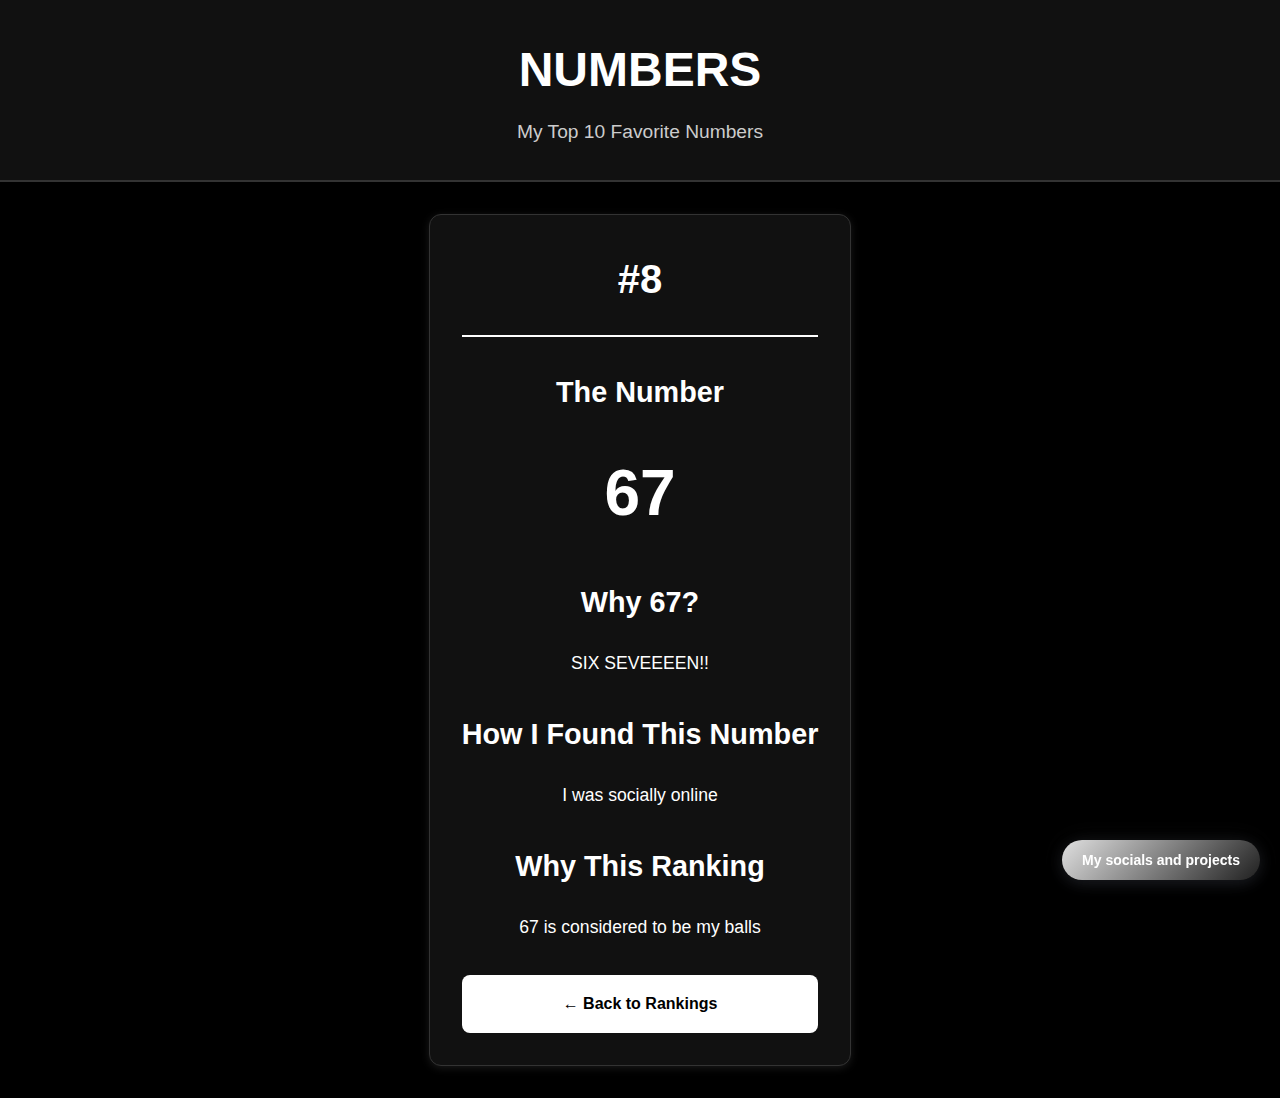
<file: 8.html>
<!doctype html>
<html lang="en">
    <head>
        <meta charset="UTF-8" />
        <meta name="viewport" content="width=device-width, initial-scale=1.0" />
        <title>#8 - NUMBERS</title>
        <link rel="stylesheet" href="style.css" />
    </head>
    <body>
        <header style="position: relative">
            <h1 style="text-align: center">NUMBERS</h1>
            <p>My Top 10 Favorite Numbers</p>
        </header>

        <div class="centered-wrapper">
            <div class="term-container">
                <div class="term-header">
                    <h1 class="term-title">#8</h1>
                </div>

                <div class="section">
                    <h2>The Number</h2>
                    <p
                        style="
                            font-size: 4rem;
                            text-align: center;
                            font-weight: bold;
                        "
                    >
                        67
                    </p>
                </div>

                <div class="section">
                    <h2>Why 67?</h2>
                    <p>SIX SEVEEEEN!!</p>
                </div>

                <div class="section">
                    <h2>How I Found This Number</h2>
                    <p>I was socially online</p>
                </div>

                <div class="section">
                    <h2>Why This Ranking</h2>
                    <p>67 is considered to be my balls</p>
                </div>

                <a href="index.html" class="back-link">← Back to Rankings</a>
            </div>
        </div>
        <div
            class="fixed-bottom-button"
            style="position: fixed; bottom: 20px; right: 20px; z-index: 1000"
        >
            <a
                href="https://tunes.is-a.dev"
                target="_blank"
                style="text-decoration: none"
            >
                <button
                    style="
                        background: linear-gradient(
                            135deg,
                            #e0e0e0 0%,
                            #b0b0b0 25%,
                            #808080 50%,
                            #505050 75%,
                            #202020 100%
                        );
                        color: white;
                        border: none;
                        border-radius: 30px;
                        padding: 12px 20px;
                        font-size: 14px;
                        font-weight: bold;
                        cursor: pointer;
                        box-shadow:
                            0 4px 15px #3c41544d,
                            0 0 25px #50505033;
                        transition: all 0.3s ease;
                        display: flex;
                        align-items: center;
                        gap: 8px;
                    "
                    onmouseover="this.style.transform='translateY(-2px)'; this.style.boxShadow='0 6px 20px rgba(30, 58, 138, 0.5), 0 0 35px rgba(59, 130, 246, 0.3)'"
                    onmouseout="this.style.transform='translateY(0)'; this.style.boxShadow='0 4px 15px rgba(30, 58, 138, 0.3), 0 0 25px rgba(59, 130, 246, 0.2)'"
                >
                    My socials and projects
                </button>
            </a>
        </div>
    </body>
</html>
</file>
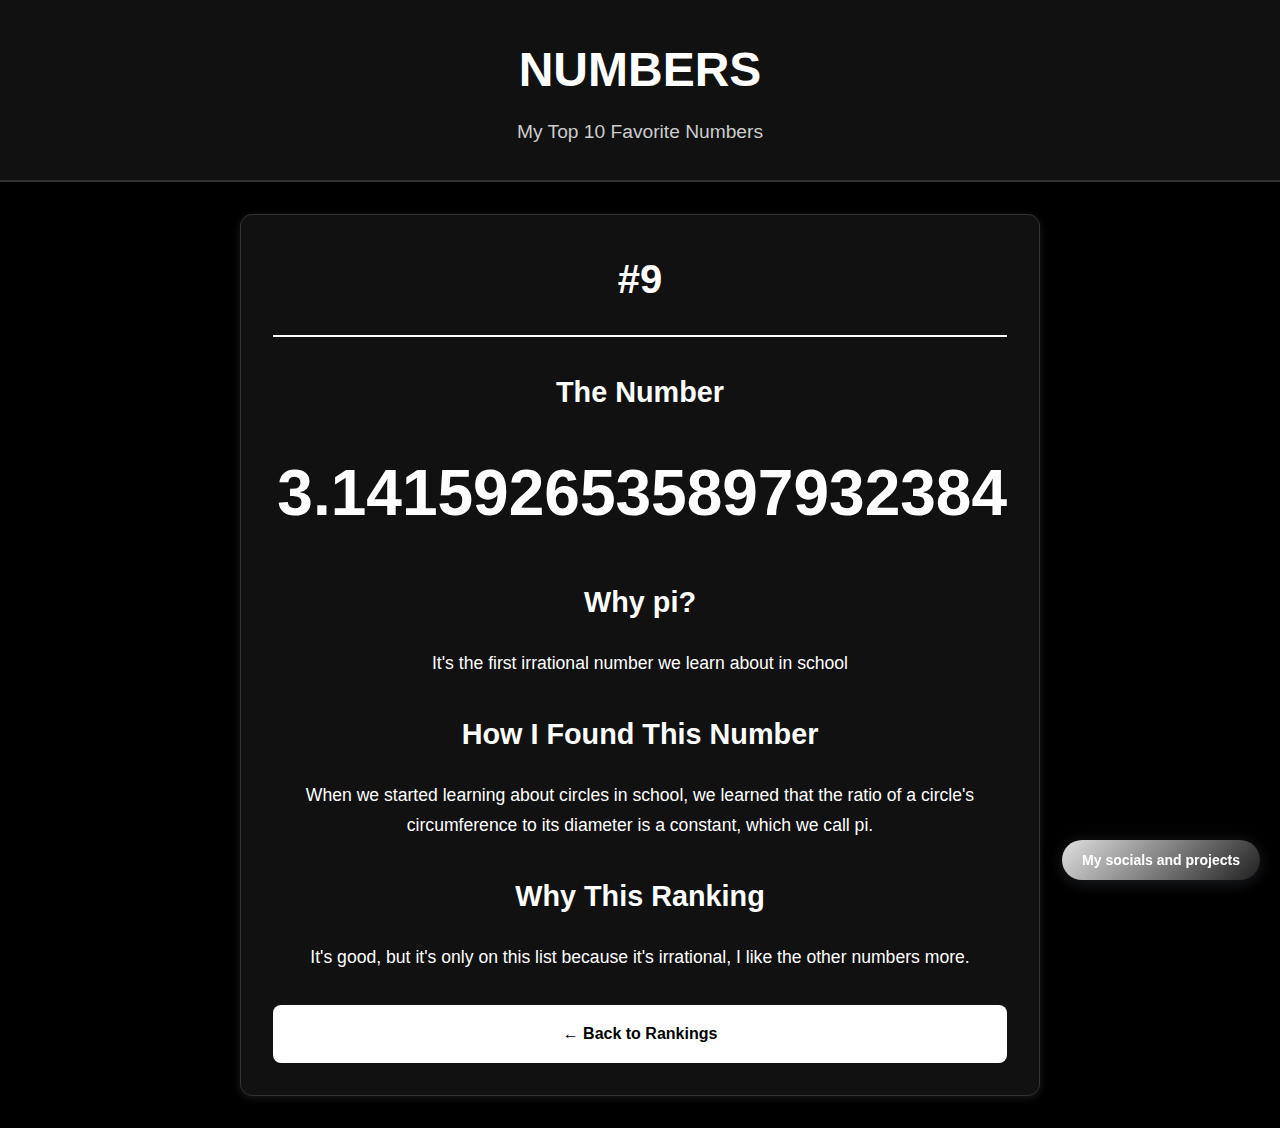
<file: 9.html>
<!doctype html>
<html lang="en">
    <head>
        <meta charset="UTF-8" />
        <meta name="viewport" content="width=device-width, initial-scale=1.0" />
        <title>#9 - NUMBERS</title>
        <link rel="stylesheet" href="style.css" />
    </head>
    <body>
        <header style="position: relative">
            <h1 style="text-align: center">NUMBERS</h1>
            <p>My Top 10 Favorite Numbers</p>
        </header>

        <div class="centered-wrapper">
            <div class="term-container">
                <div class="term-header">
                    <h1 class="term-title">#9</h1>
                </div>

                <div class="section">
                    <h2>The Number</h2>
                    <p
                        style="
                            font-size: 4rem;
                            text-align: right;
                            font-weight: bold;
                        "
                    >
                        3.1415926535897932384
                    </p>
                </div>

                <div class="section">
                    <h2>Why pi?</h2>
                    <p>
                        It's the first irrational number we learn about in
                        school
                    </p>
                </div>

                <div class="section">
                    <h2>How I Found This Number</h2>
                    <p>
                        When we started learning about circles in school, we
                        learned that the ratio of a circle's circumference to
                        its diameter is a constant, which we call pi.
                    </p>
                </div>

                <div class="section">
                    <h2>Why This Ranking</h2>
                    <p>
                        It's good, but it's only on this list because it's
                        irrational, I like the other numbers more.
                    </p>
                </div>

                <a href="index.html" class="back-link">← Back to Rankings</a>
            </div>
        </div>
        <div
            class="fixed-bottom-button"
            style="position: fixed; bottom: 20px; right: 20px; z-index: 1000"
        >
            <a
                href="https://tunes.is-a.dev"
                target="_blank"
                style="text-decoration: none"
            >
                <button
                    style="
                        background: linear-gradient(
                            135deg,
                            #e0e0e0 0%,
                            #b0b0b0 25%,
                            #808080 50%,
                            #505050 75%,
                            #202020 100%
                        );
                        color: white;
                        border: none;
                        border-radius: 30px;
                        padding: 12px 20px;
                        font-size: 14px;
                        font-weight: bold;
                        cursor: pointer;
                        box-shadow:
                            0 4px 15px #3c41544d,
                            0 0 25px #50505033;
                        transition: all 0.3s ease;
                        display: flex;
                        align-items: center;
                        gap: 8px;
                    "
                    onmouseover="this.style.transform='translateY(-2px)'; this.style.boxShadow='0 6px 20px rgba(30, 58, 138, 0.5), 0 0 35px rgba(59, 130, 246, 0.3)'"
                    onmouseout="this.style.transform='translateY(0)'; this.style.boxShadow='0 4px 15px rgba(30, 58, 138, 0.3), 0 0 25px rgba(59, 130, 246, 0.2)'"
                >
                    My socials and projects
                </button>
            </a>
        </div>
    </body>
</html>
</file>
<file: style.css>
* {
    margin: 0;
    padding: 0;
    box-sizing: border-box;
}

body {
    font-family: "Segoe UI", Tahoma, Geneva, Verdana, sans-serif;
    line-height: 1.6;
    color: #ffffff;
    background: #000000;
    min-height: 100vh;
    margin: 0;
    padding: 0;
}

.centered-wrapper {
    width: 100%;
    min-height: 100vh;
    display: flex;
    flex-direction: column;
    justify-content: flex-start;
    padding: 0 2rem;
    box-sizing: border-box;
}

header {
    text-align: center;
    padding: 2rem 1rem;
    background: #111111;
    border-bottom: 2px solid #333333;
    position: relative;
}

h1 {
    font-size: 3rem;
    margin-bottom: 0.5rem;
    color: #ffffff;
}

header p {
    font-size: 1.2rem;
    color: #cccccc;
}

main {
    width: 100%;
    max-width: 1200px;
    margin: 2rem auto;
    padding: 0 1rem;
}

.rankings-container {
    display: flex;
    flex-direction: column;
    align-items: center;
    gap: 1rem;
    width: 100%;
}

.ranking-item {
    display: flex;
    justify-content: center;
    align-items: center;
    min-height: 120px;
    padding: 2rem 1rem;
    background: #111111;
    border: 1px solid #333333;
    border-radius: 8px;
    cursor: pointer;
    text-decoration: none;
    width: 100%;
    margin: 0 auto;
    box-sizing: border-box;
}

.ranking-item .ranking-number {
    text-align: center;
    width: 100%;
}

.ranking-item:hover {
    background: #222222;
    box-shadow: 0 2px 8px rgba(255, 255, 255, 0.1);
    transform: translateY(-2px);
    border-color: #555555;
}

.ranking-number {
    font-size: 3rem;
    font-weight: bold;
    color: #ffffff;
    margin: 0;
}

.ranking-item:hover .ranking-number {
    color: #ffffff;
}

.term-container {
    background: #111111;
    border: 1px solid #333333;
    border-radius: 12px;
    padding: 2rem;
    margin: 2rem auto;
    max-width: 800px;
    box-shadow: 0 2px 8px rgba(255, 255, 255, 0.1);
}

.term-header {
    text-align: center;
    margin-bottom: 2rem;
    padding-bottom: 1rem;
    border-bottom: 2px solid #ffffff;
}

.term-title {
    font-size: 2.5rem;
    margin-bottom: 0.5rem;
    color: #ffffff;
}

.section {
    margin-bottom: 2rem;
    text-align: center;
}

.section h2 {
    font-size: 1.8rem;
    margin-bottom: 1rem;
    color: #ffffff;
    padding-bottom: 0.5rem;
}

.section p {
    margin-bottom: 1rem;
    font-size: 1.1rem;
    line-height: 1.7;
    color: #fff;
}

.back-link {
    display: flex;
    justify-content: center;
    align-items: center;
    margin-top: 2rem;
    padding: 1rem 2rem;
    background: #ffffff;
    color: #000000;
    text-decoration: none;
    border-radius: 8px;
    transition: all 0.3s ease;
    font-weight: bold;
}

.back-link:hover {
    background: #cccccc;
    transform: translateY(-2px);
    box-shadow: 0 2px 8px rgba(255, 255, 255, 0.3);
}

.no-results {
    text-align: center;
    color: #666666;
    font-style: italic;
    padding: 2rem;
}

@media (max-width: 768px) {
    h1 {
        font-size: 2.5rem;
    }

    header p {
        font-size: 1rem;
    }

    main {
        padding: 0 1.5rem;
    }

    .search-container {
        margin-bottom: 1.5rem;
    }

    #searchInput {
        padding: 0.8rem;
        font-size: 1rem;
    }

    .search-result {
        padding: 1.2rem;
    }

    .suggest-button {
        padding: 8px 16px;
        font-size: 0.9rem;
        top: 0.5rem;
        right: 0.5rem;
    }
}

@media (max-width: 480px) {
    h1 {
        font-size: 2rem;
    }

    header {
        padding: 1.5rem 1rem;
        position: relative;
    }

    header p {
        font-size: 0.9rem;
    }

    main {
        margin: 1rem auto;
        padding: 0 1rem;
    }

    .search-container {
        margin-bottom: 1rem;
    }

    #searchInput {
        padding: 0.75rem;
        font-size: 0.95rem;
        max-width: 100%;
    }

    .search-result {
        padding: 1rem;
        margin-bottom: 0.75rem;
    }

    .search-result h3 a {
        font-size: 1.2rem;
    }

    .suggest-button {
        padding: 6px 12px;
        font-size: 0.85rem;
        top: 0.5rem;
        right: 0.5rem;
        min-height: 36px;
        min-width: 80px;
    }
}
</file>
